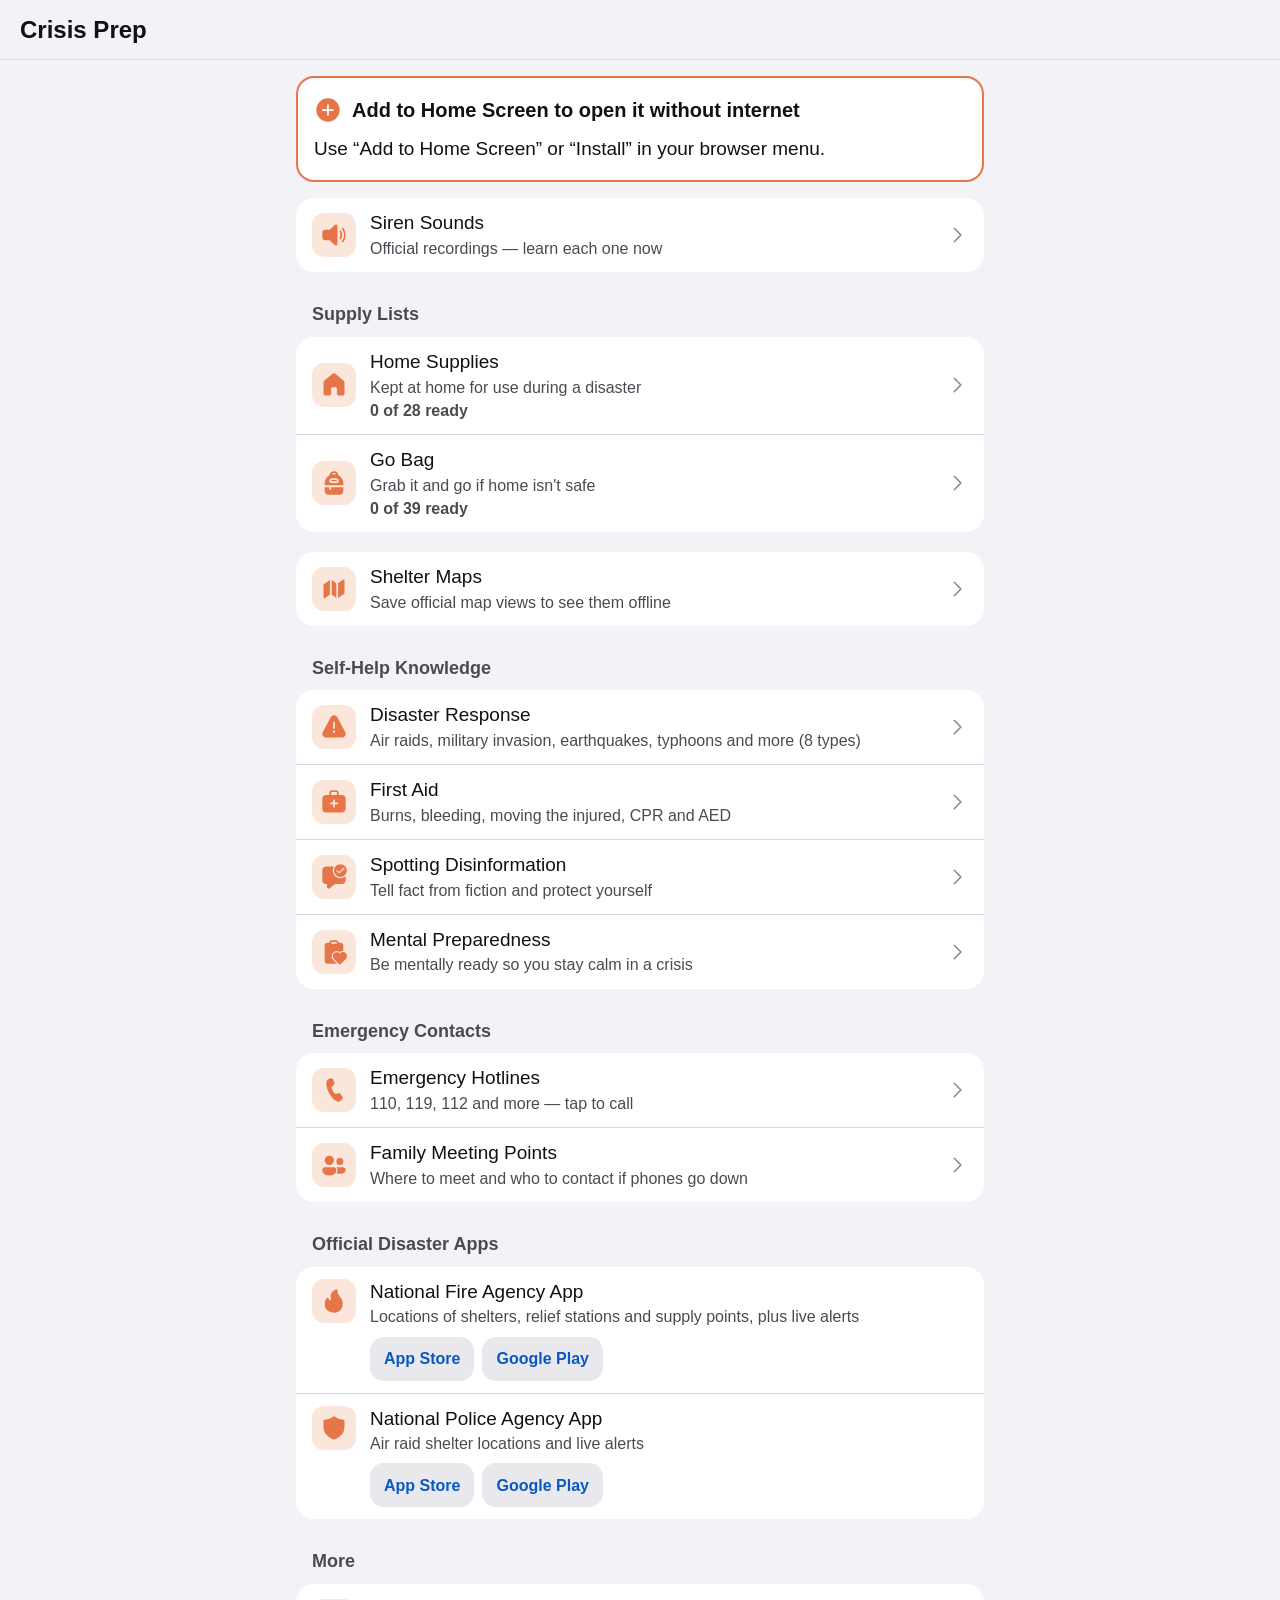
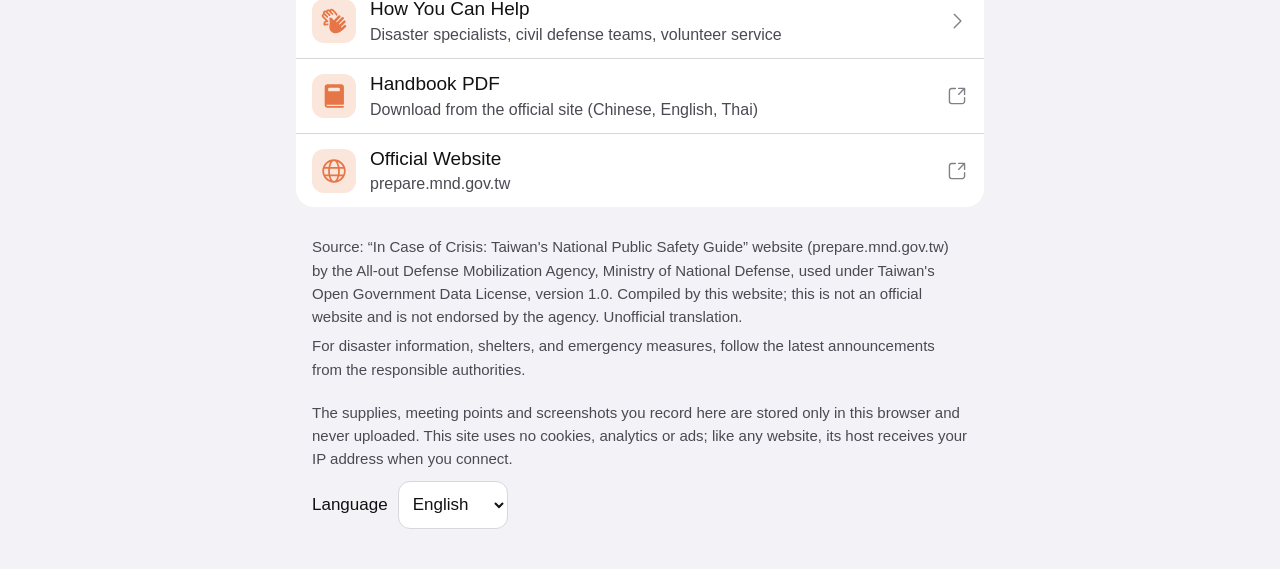
<file: civil/index.html>
<!doctype html>
<html lang="zh-TW">
<head>
  <meta charset="utf-8">
  <meta name="viewport" content="width=device-width, initial-scale=1, viewport-fit=cover">
  <title>民防準備</title>
  <meta name="description" content="物資清單、官方警報聲、災害應對與傷患處理、緊急專線、家人會合地點。加到主畫面之後沒有網路也能打開。">
  <meta name="theme-color" content="#E67647">
  <!-- 只連自己:不載入任何外部的字型、統計或程式(離線要打得開,也不讓第三方知道誰打開了這一頁)。
       網站(Cloudflare)會自動插一段 Web Analytics 的統計程式,這一行把它擋掉(2026-11-20 放上網站後在主控台看到)。 -->
  <meta http-equiv="Content-Security-Policy" content="default-src 'self'; img-src 'self' blob: data:; media-src 'self'; style-src 'self'; script-src 'self'; connect-src 'self'; base-uri 'none'; form-action 'none'">
  <meta name="referrer" content="no-referrer">
  <link rel="manifest" href="manifest.webmanifest">
  <link rel="icon" href="icon.svg" type="image/svg+xml">
  <link rel="apple-touch-icon" href="icon-180.png">
  <meta name="apple-mobile-web-app-title" content="民防準備">
  <link rel="stylesheet" href="style.css">
</head>
<body>
  <div id="app"><p class="loading">民防準備</p></div>
  <noscript><p class="loading">這個網頁需要開啟 JavaScript。</p></noscript>
  <script src="icons.js"></script>
  <script src="content.js"></script>
  <script src="store.js"></script>
  <script src="app.js"></script>
</body>
</html>
</file>
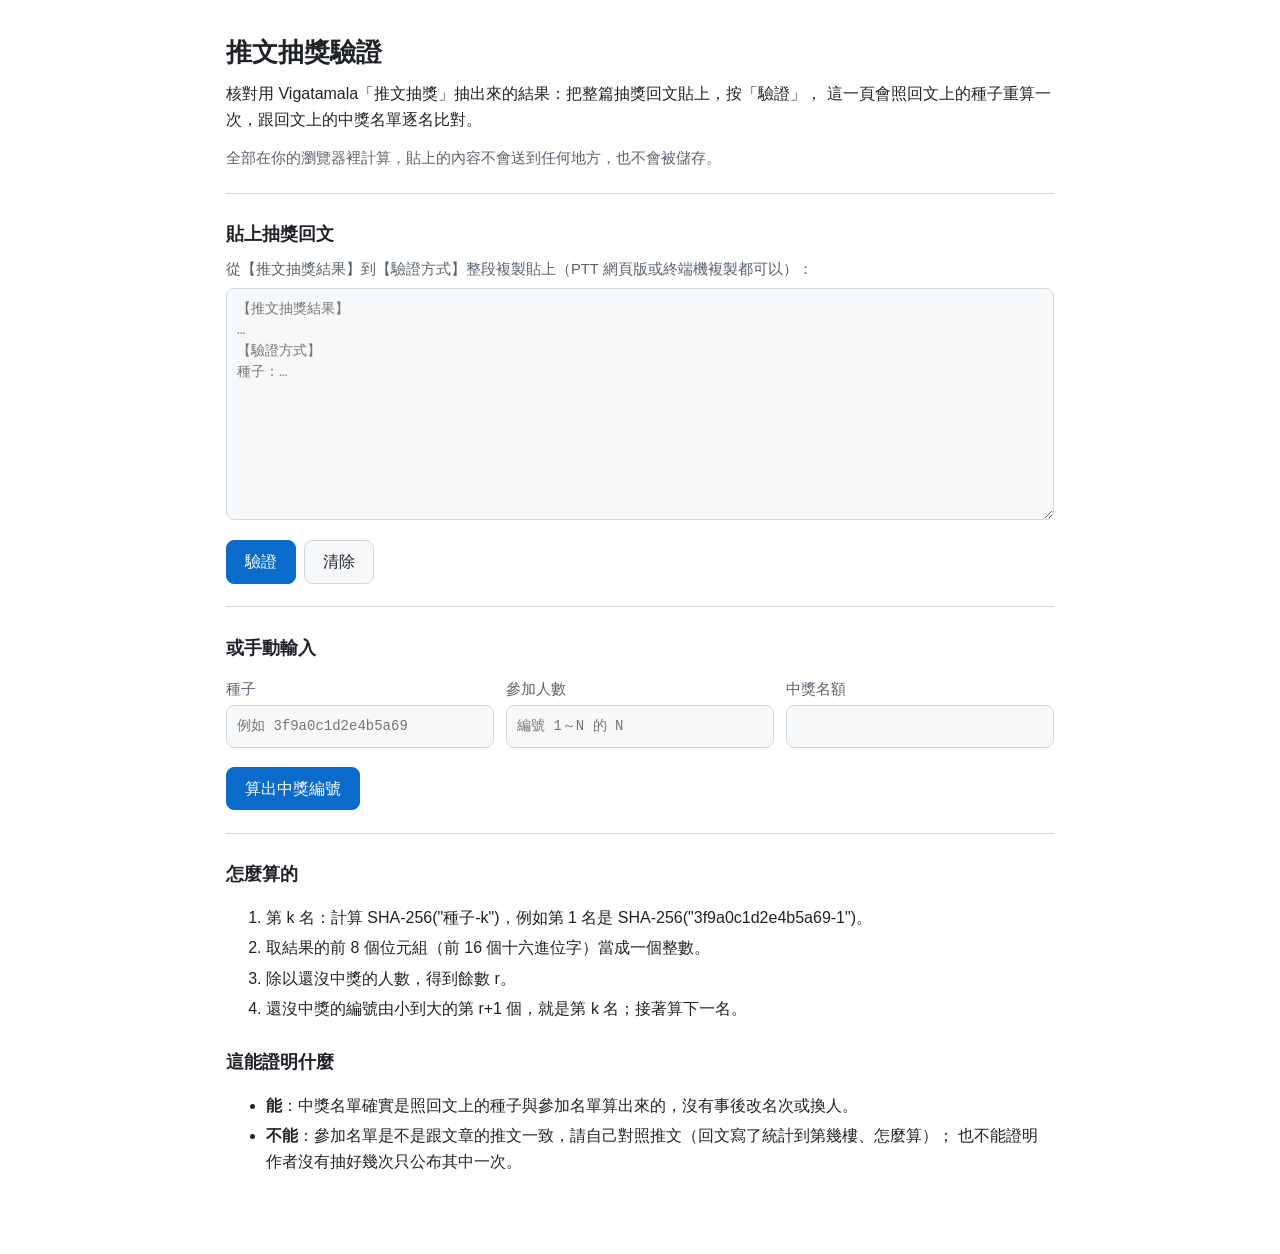
<file: ptt/lottery/index.html>
<!DOCTYPE html>
<html lang="zh-Hant">
<head>
  <meta charset="UTF-8">
  <meta name="viewport" content="width=device-width, initial-scale=1">
  <!-- 只准載入同一個網站的 verify.js 與 style.css；不連網、不能被別的網站拿來送表單。 -->
  <meta http-equiv="Content-Security-Policy"
        content="default-src 'none'; script-src 'self'; style-src 'self'; img-src 'self'; connect-src 'none'; base-uri 'none'; form-action 'none'">
  <meta name="referrer" content="no-referrer">
  <title>推文抽獎驗證</title>
  <link rel="stylesheet" href="style.css">
  <script src="verify.js" defer></script>
</head>
<body>
  <main>
    <h1>推文抽獎驗證</h1>
    <p class="lead">核對用 Vigatamala「推文抽獎」抽出來的結果：把整篇抽獎回文貼上，按「驗證」，
      這一頁會照回文上的種子重算一次，跟回文上的中獎名單逐名比對。</p>
    <p class="privacy">全部在你的瀏覽器裡計算，貼上的內容不會送到任何地方，也不會被儲存。</p>

    <section>
      <h2>貼上抽獎回文</h2>
      <label for="reply">從【推文抽獎結果】到【驗證方式】整段複製貼上（PTT 網頁版或終端機複製都可以）：</label>
      <textarea id="reply" rows="10" spellcheck="false" autocomplete="off" placeholder="【推文抽獎結果】&#10;…&#10;【驗證方式】&#10;種子：…"></textarea>
      <div class="buttons">
        <button id="verify-reply" type="button" class="primary">驗證</button>
        <button id="clear-reply" type="button">清除</button>
      </div>
      <div id="reply-result" aria-live="polite"></div>
    </section>

    <section>
      <h2>或手動輸入</h2>
      <div class="fields">
        <label>種子<input id="seed" type="text" autocomplete="off" spellcheck="false" placeholder="例如 3f9a0c1d2e4b5a69"></label>
        <label>參加人數<input id="entries" type="number" min="1" inputmode="numeric" placeholder="編號 1～N 的 N"></label>
        <label>中獎名額<input id="winners" type="number" min="1" inputmode="numeric"></label>
      </div>
      <div class="buttons"><button id="verify-manual" type="button" class="primary">算出中獎編號</button></div>
      <div id="manual-result" aria-live="polite"></div>
    </section>

    <section class="explain">
      <h2>怎麼算的</h2>
      <ol>
        <li>第 k 名：計算 SHA-256("種子-k")，例如第 1 名是 SHA-256("3f9a0c1d2e4b5a69-1")。</li>
        <li>取結果的前 8 個位元組（前 16 個十六進位字）當成一個整數。</li>
        <li>除以還沒中獎的人數，得到餘數 r。</li>
        <li>還沒中獎的編號由小到大的第 r+1 個，就是第 k 名；接著算下一名。</li>
      </ol>
      <h2>這能證明什麼</h2>
      <ul>
        <li><strong>能</strong>：中獎名單確實是照回文上的種子與參加名單算出來的，沒有事後改名次或換人。</li>
        <li><strong>不能</strong>：參加名單是不是跟文章的推文一致，請自己對照推文（回文寫了統計到第幾樓、怎麼算）；
          也不能證明作者沒有抽好幾次只公布其中一次。</li>
      </ul>
    </section>
  </main>
</body>
</html>
</file>
<file: civil/style.css>
/* 「民防準備」離線網頁。老人也會用為第一優先:字大(本文 19px)、按鈕至少 48px 高、顏色之外一定有字、深淺色都對比夠。
   手冊封面的橘色(#E67647)只用在圖示與底色,當文字太淡(對白底 3:1),文字用深一點的 --civil-text。 */

:root {
  --bg: #f2f2f7;
  --card: #ffffff;
  --label: #111111;
  --secondary: #4a4a52;
  --separator: #d7d7dc;
  --civil: #e67647;
  --civil-text: #a8400f;
  --civil-soft: #fbe6dc;
  --red: #c4141c;
  --red-soft: #fde2e2;
  --orange: #a85a00;
  --orange-soft: #fff0d9;
  --green: #1f8a3a;
  --accent: #0a58c2;
  --tone: #e67647;
  --pause: #d7d7dc;
  --voice: #7aa7e0;
  --button: #e8e8ed;
  color-scheme: light;
}

@media (prefers-color-scheme: dark) {
  :root {
    --bg: #000000;
    --card: #1c1c1e;
    --label: #f5f5f7;
    --secondary: #b3b3bb;
    --separator: #3a3a3e;
    --civil: #ff8a5b;
    --civil-text: #ff9c74;
    --civil-soft: #3d2417;
    --red: #ff6b6b;
    --red-soft: #3d1416;
    --orange: #ffb340;
    --orange-soft: #3d2c0f;
    --green: #4cd964;
    --accent: #5ea2ff;
    --tone: #ff8a5b;
    --pause: #48484e;
    --voice: #4f7cb8;
    --button: #2c2c30;
    color-scheme: dark;
  }
}

* { box-sizing: border-box; }
html { -webkit-text-size-adjust: 100%; text-size-adjust: 100%; }
body {
  margin: 0;
  background: var(--bg);
  color: var(--label);
  font: 19px/1.6 -apple-system, BlinkMacSystemFont, "PingFang TC", "Noto Sans TC", "Microsoft JhengHei", "Segoe UI", sans-serif;
}
a { color: inherit; text-decoration: none; }
button, input, select { font: inherit; color: inherit; }
.loading { text-align: center; padding: 80px 16px; color: var(--secondary); }

/* 頂端:返回鍵有字、標題大 */
.bar {
  position: sticky; top: 0; z-index: 10;
  display: flex; align-items: center; gap: 4px;
  min-height: 60px;
  padding: calc(env(safe-area-inset-top) + 6px) 12px 6px;
  background: color-mix(in srgb, var(--bg) 92%, transparent);
  -webkit-backdrop-filter: blur(12px); backdrop-filter: blur(12px);
  border-bottom: 1px solid var(--separator);
}
.bar h1 { margin: 0 8px; font-size: 24px; line-height: 1.3; font-weight: 700; flex: 1; min-width: 0; overflow-wrap: anywhere; }
.back {
  display: inline-flex; align-items: center; gap: 2px;
  min-height: 48px; padding: 0 12px 0 4px;
  border: 0; border-radius: 24px; background: var(--button);
  font-size: 18px; font-weight: 600; color: var(--accent);
  cursor: pointer; flex: none;
}
.back .icon { width: 26px; height: 26px; }

.content { max-width: 720px; margin: 0 auto; padding: 16px 16px calc(env(safe-area-inset-bottom) + 40px); }

.icon { width: 24px; height: 24px; fill: currentColor; flex: none; }

/* 卡片與一列 */
.card { background: var(--card); border-radius: 18px; overflow: hidden; }
.card.pad { padding: 16px; margin-bottom: 16px; }
.card + .card { margin-top: 16px; }
.row {
  display: flex; align-items: center; gap: 14px;
  min-height: 64px; padding: 12px 16px;
  border-top: 1px solid var(--separator);
}
.card > .row:first-child, .card > :first-child .row:first-child { border-top: 0; }
.link-row { cursor: pointer; }
.link-row:active, .supply-link:active { background: var(--button); }
.row-icon {
  width: 44px; height: 44px; border-radius: 12px; flex: none;
  display: grid; place-items: center;
}
.row-icon .icon { width: 28px; height: 28px; }
.row-text { display: flex; flex-direction: column; flex: 1; min-width: 0; }
.row-title { font-size: 19px; line-height: 1.4; overflow-wrap: anywhere; }
.row-title.small { font-size: 17px; }
.row-sub { font-size: 16px; line-height: 1.45; color: var(--secondary); overflow-wrap: anywhere; }
.row-sub.big { font-size: 18px; }
.row-value { font-size: 16px; color: var(--secondary); text-align: right; flex: none; max-width: 40%; }
.row-chevron { color: var(--secondary); width: 22px; height: 22px; opacity: .7; }
.strong { font-weight: 700; }
.center { text-align: center; }

.tint-civil { color: var(--civil); }
.row-icon.tint-civil { background: var(--civil-soft); }
.tint-red { color: var(--red); }
.row-icon.tint-red { background: var(--red-soft); }
.tint-orange { color: var(--orange); }
.row-icon.tint-orange { background: var(--orange-soft); }
.tint-green { color: var(--green); }

.section-header { margin: 28px 16px 8px; font-size: 18px; font-weight: 700; color: var(--secondary); }
.footer { margin: 8px 16px 0; font-size: 16px; line-height: 1.5; color: var(--secondary); }
.gap { height: 20px; }
.intro { margin: 0 4px 8px; font-size: 18px; color: var(--secondary); }
.empty { padding: 40px 16px; text-align: center; color: var(--secondary); }

/* 按鈕:至少 48px 高,看得到的外框 */
.btn {
  display: inline-flex; align-items: center; justify-content: center; gap: 6px;
  min-height: 48px; padding: 0 18px;
  border: 0; border-radius: 14px;
  background: var(--button); color: var(--accent);
  font-size: 18px; font-weight: 600; cursor: pointer;
  flex: none;
}
.btn.wide { width: 100%; }
.btn.primary { background: var(--accent); color: #fff; }
.btn.danger { color: var(--red); }
.btn.small { min-height: 44px; padding: 0 14px; font-size: 16px; }
.btn:disabled { opacity: .45; cursor: default; }
.btn.chip { min-height: 52px; padding: 0 22px; border-radius: 26px; background: var(--card); }
.chips { display: flex; flex-wrap: wrap; gap: 10px; padding: 0 4px; }

/* 加到主畫面 */
.install {
  margin-bottom: 16px; padding: 16px;
  border-radius: 18px; background: var(--card);
  border: 2px solid var(--civil);
}
.install-title { display: flex; align-items: center; gap: 10px; font-weight: 700; font-size: 20px; margin-bottom: 8px; }
.install-title .icon { color: var(--civil); width: 28px; height: 28px; }
.install p { margin: 6px 0 0; }
.install-warn { font-size: 16px; color: var(--secondary); }
.install-app { margin-top: 12px; }
.install-or { padding-top: 12px; margin-top: 14px !important; border-top: 1px solid var(--separator); font-weight: 600; }

/* 提醒 */
.notice {
  display: grid; grid-template-columns: auto 1fr; gap: 4px 10px;
  margin-bottom: 16px; padding: 14px 16px;
  border-radius: 16px; background: var(--orange-soft);
}
.notice p { margin: 0; grid-column: 2; font-size: 17px; }
.notice-icon { color: var(--orange); width: 26px; height: 26px; }
.notice-error { color: var(--red); font-weight: 600; }
.notice.error { background: var(--red-soft); grid-template-columns: 1fr; }
.notice.error p { grid-column: 1; color: var(--red); font-weight: 600; }

/* 到期提示:最上面、紅橘、點了到那個品項 */
.expiry { margin-bottom: 20px; }
.expiry-counts p { display: flex; align-items: center; gap: 8px; margin: 0 16px 6px; font-weight: 700; font-size: 20px; }
.expiry .card { background: var(--orange-soft); }
.expiry.has-expired .card { background: var(--red-soft); }

/* 警報 */
.alarm { display: flex; flex-direction: column; gap: 12px; }
.guide .alarm { padding: 4px 0; }
.alarm-head { display: flex; align-items: center; gap: 14px; }
.btn.play { min-width: 92px; background: var(--civil); color: #fff; font-size: 19px; }
.btn.play.stop { background: var(--red); }
.pattern { position: relative; display: flex; gap: 2px; height: 22px; border-radius: 6px; overflow: hidden; }
.seg { flex-basis: 0; min-width: 1px; }
.seg-tone { background: var(--tone); }
.seg-pause { background: var(--pause); }
.seg-voice { background: var(--voice); }
.pattern-progress { position: absolute; top: 0; bottom: 0; left: 0; width: 3px; background: var(--label); }
.legend { display: flex; flex-wrap: wrap; gap: 4px 16px; font-size: 15px; color: var(--secondary); }
.legend span { display: inline-flex; align-items: center; gap: 6px; }
.swatch { display: inline-block; width: 16px; height: 12px; border-radius: 3px; }
.alarm-rule { margin: 0; font-size: 17px; }
.alarm-actions summary { min-height: 48px; display: flex; align-items: center; font-weight: 600; color: var(--accent); cursor: pointer; }
.alarm-actions ol { margin: 0; padding-left: 1.6em; }
.alarm-actions li { margin: 4px 0; }

/* 指引 */
.guide-title { margin: 28px 8px 10px; font-size: 22px; line-height: 1.4; }
.card.guide { padding: 6px 16px 10px; }
.card.guide > * { margin: 12px 0; }
.card.guide > .row { margin: 0 -16px; }
.card.guide > .row:first-child { border-top: 0; }
.block-text { margin: 0; }
.block-list { margin: 0; padding-left: 1.4em; }
.block-list li { margin: 6px 0; }
.terms { margin: 0; }
.terms dt { font-weight: 700; margin-top: 10px; }
.terms dt:first-child { margin-top: 0; }
.terms dd { margin: 2px 0 0; }
.group-title { margin: 0; font-weight: 700; }
.group-sub { margin: 0; font-size: 16px; color: var(--secondary); }
.warning {
  display: flex; gap: 10px; align-items: flex-start;
  padding: 12px 14px; border-radius: 12px;
  background: var(--red-soft); color: var(--red); font-weight: 700;
}
.warning .icon { margin-top: 3px; }
.radio > div { margin: 10px 0; }
.radio p { margin: 0; }

/* 物資 */
.principle { align-items: flex-start; font-size: 17px; }
.principle .icon { margin-top: 3px; }
.check-row { flex-wrap: wrap; }
.supply-row { padding: 0; gap: 0; }
.check {
  width: 64px; align-self: stretch; min-height: 72px;
  display: grid; place-items: center;
  border: 0; background: none; cursor: pointer; color: var(--secondary); flex: none;
}
.check .icon { width: 32px; height: 32px; }
.check.on { color: var(--green); }
.supply-link { display: flex; align-items: center; gap: 10px; flex: 1; min-width: 0; padding: 12px 16px 12px 0; min-height: 72px; }
.badge { font-size: 16px; }
.add-row input, .row > input[type="text"], .row > input[type="tel"], .contact input {
  flex: 1; min-width: 0; min-height: 48px; padding: 8px 12px;
  border: 1px solid var(--separator); border-radius: 12px; background: var(--bg);
  font-size: 18px;
}
.add-row { flex-wrap: wrap; }
.toggle-row { cursor: pointer; justify-content: space-between; }
.switch { width: 30px; height: 30px; accent-color: var(--green); flex: none; }
.date {
  min-height: 48px; padding: 6px 12px; margin-left: auto;
  border: 1px solid var(--separator); border-radius: 12px; background: var(--bg);
  font-size: 18px;
}
.batch { flex-direction: column; align-items: stretch; gap: 10px; }
.batch-line { display: flex; align-items: center; gap: 10px; flex-wrap: wrap; }
.batch-line .date { margin-left: 0; }
.batch-line .row-sub { flex: 1; }
.stepper { display: inline-flex; gap: 8px; }
.btn.step { width: 52px; padding: 0; font-size: 24px; }

/* 專線 */
.hotline { gap: 12px; }
.hotline .row-title { flex: 1; }
.hotline-number { font-size: 26px; font-weight: 800; color: var(--civil-text); letter-spacing: .02em; }
.hotline .row-icon { width: 40px; height: 40px; }

/* 會合地點 */
.contact { flex-direction: column; align-items: stretch; gap: 8px; }
.contact-phone { display: flex; gap: 8px; }
.btn.dial { width: 56px; padding: 0; color: var(--green); }
.contact .btn.danger { align-self: flex-end; }

/* 避難地圖 */
.shots { display: grid; grid-template-columns: repeat(auto-fill, minmax(150px, 1fr)); gap: 12px; }
.shot { display: flex; flex-direction: column; gap: 6px; font-size: 15px; color: var(--secondary); }
.shot-thumb { width: 100%; aspect-ratio: 3 / 4; object-fit: cover; border-radius: 14px; background: var(--card); }
.shot-full { background: var(--card); border-radius: 18px; overflow: hidden; }
.shot-image { display: block; width: 100%; height: auto; }
.missing { display: grid; place-items: center; padding: 20px; color: var(--secondary); }

/* 頁尾 */
.attribution { margin: 28px 16px 0; font-size: 15px; line-height: 1.55; color: var(--secondary); }
.attribution p { margin: 0 0 6px; }
.about { margin: 20px 16px 0; font-size: 15px; line-height: 1.55; color: var(--secondary); }
.about p { margin: 0 0 10px; }
.offline-ok { display: flex; gap: 8px; align-items: center; color: var(--green); font-weight: 600; }
.lang { display: flex; align-items: center; gap: 10px; font-size: 17px; color: var(--label); }
.lang select { min-height: 48px; padding: 0 10px; border-radius: 12px; border: 1px solid var(--separator); background: var(--card); font-size: 17px; }

.store-links { display: flex; flex-wrap: wrap; gap: 8px; margin-top: 8px; }
.app-row { align-items: flex-start; }

@media print {
  .bar, .install, .btn, .about { display: none; }
  body { background: #fff; }
}

/* 頁面最上面就是段落標題時,不用再空那麼多 */
.content > .section-header:first-child { margin-top: 8px; }
</file>
<file: ptt/lottery/style.css>
:root {
  --bg: #ffffff;
  --fg: #1f2328;
  --muted: #59636e;
  --line: #d1d9e0;
  --panel: #f6f8fa;
  --accent: #0b6bcb;
  --good-bg: #e6f4ea;
  --good-fg: #146c2e;
  --bad-bg: #fdecea;
  --bad-fg: #b3261e;
}
@media (prefers-color-scheme: dark) {
  :root {
    --bg: #0d1117;
    --fg: #e6edf3;
    --muted: #9198a1;
    --line: #3d444d;
    --panel: #151b23;
    --accent: #4493f8;
    --good-bg: #0f2a1a;
    --good-fg: #57d17c;
    --bad-bg: #331417;
    --bad-fg: #ff8a80;
  }
}
* { box-sizing: border-box; }
body {
  margin: 0;
  background: var(--bg);
  color: var(--fg);
  font: 16px/1.6 -apple-system, BlinkMacSystemFont, "PingFang TC", "Noto Sans TC", "Segoe UI", sans-serif;
}
main { max-width: 860px; margin: 0 auto; padding: 32px 16px 64px; }
h1 { font-size: 1.6rem; margin: 0 0 .5rem; }
h2 { font-size: 1.15rem; margin: 1.6rem 0 .6rem; }
.lead { margin: 0 0 .4rem; }
.privacy, .note { color: var(--muted); font-size: .92rem; }
section { border-top: 1px solid var(--line); margin-top: 1.4rem; }
label { display: block; margin: .4rem 0; color: var(--muted); font-size: .92rem; }
textarea, input {
  width: 100%;
  font: 14px/1.5 ui-monospace, "SF Mono", Menlo, monospace;
  color: var(--fg);
  background: var(--panel);
  border: 1px solid var(--line);
  border-radius: 8px;
  padding: 10px;
}
textarea { resize: vertical; min-height: 10rem; }
.fields { display: grid; grid-template-columns: repeat(auto-fit, minmax(180px, 1fr)); gap: 0 12px; }
.fields input { margin-top: 4px; }
.buttons { display: flex; gap: 8px; margin: 12px 0; }
button {
  font: inherit;
  padding: 8px 18px;
  border-radius: 8px;
  border: 1px solid var(--line);
  background: var(--panel);
  color: var(--fg);
  cursor: pointer;
}
button.primary { background: var(--accent); border-color: var(--accent); color: #fff; }
.verdict { border-radius: 10px; padding: 12px 16px; margin: 8px 0; }
.verdict strong { font-size: 1.15rem; }
.verdict ul { margin: .4rem 0 0; padding-left: 1.2rem; }
.verdict.good { background: var(--good-bg); color: var(--good-fg); }
.verdict.bad { background: var(--bad-bg); color: var(--bad-fg); }
.verdict li.ok { color: var(--fg); }
.table-wrap { overflow-x: auto; }
table { border-collapse: collapse; width: 100%; font-size: .9rem; }
th, td { border-bottom: 1px solid var(--line); padding: 6px 8px; text-align: left; white-space: nowrap; }
th { color: var(--muted); font-weight: 600; }
td.mono { font-family: ui-monospace, "SF Mono", Menlo, monospace; }
tr.mismatch td { background: var(--bad-bg); color: var(--bad-fg); }
.explain li { margin: .3rem 0; }
</file>
